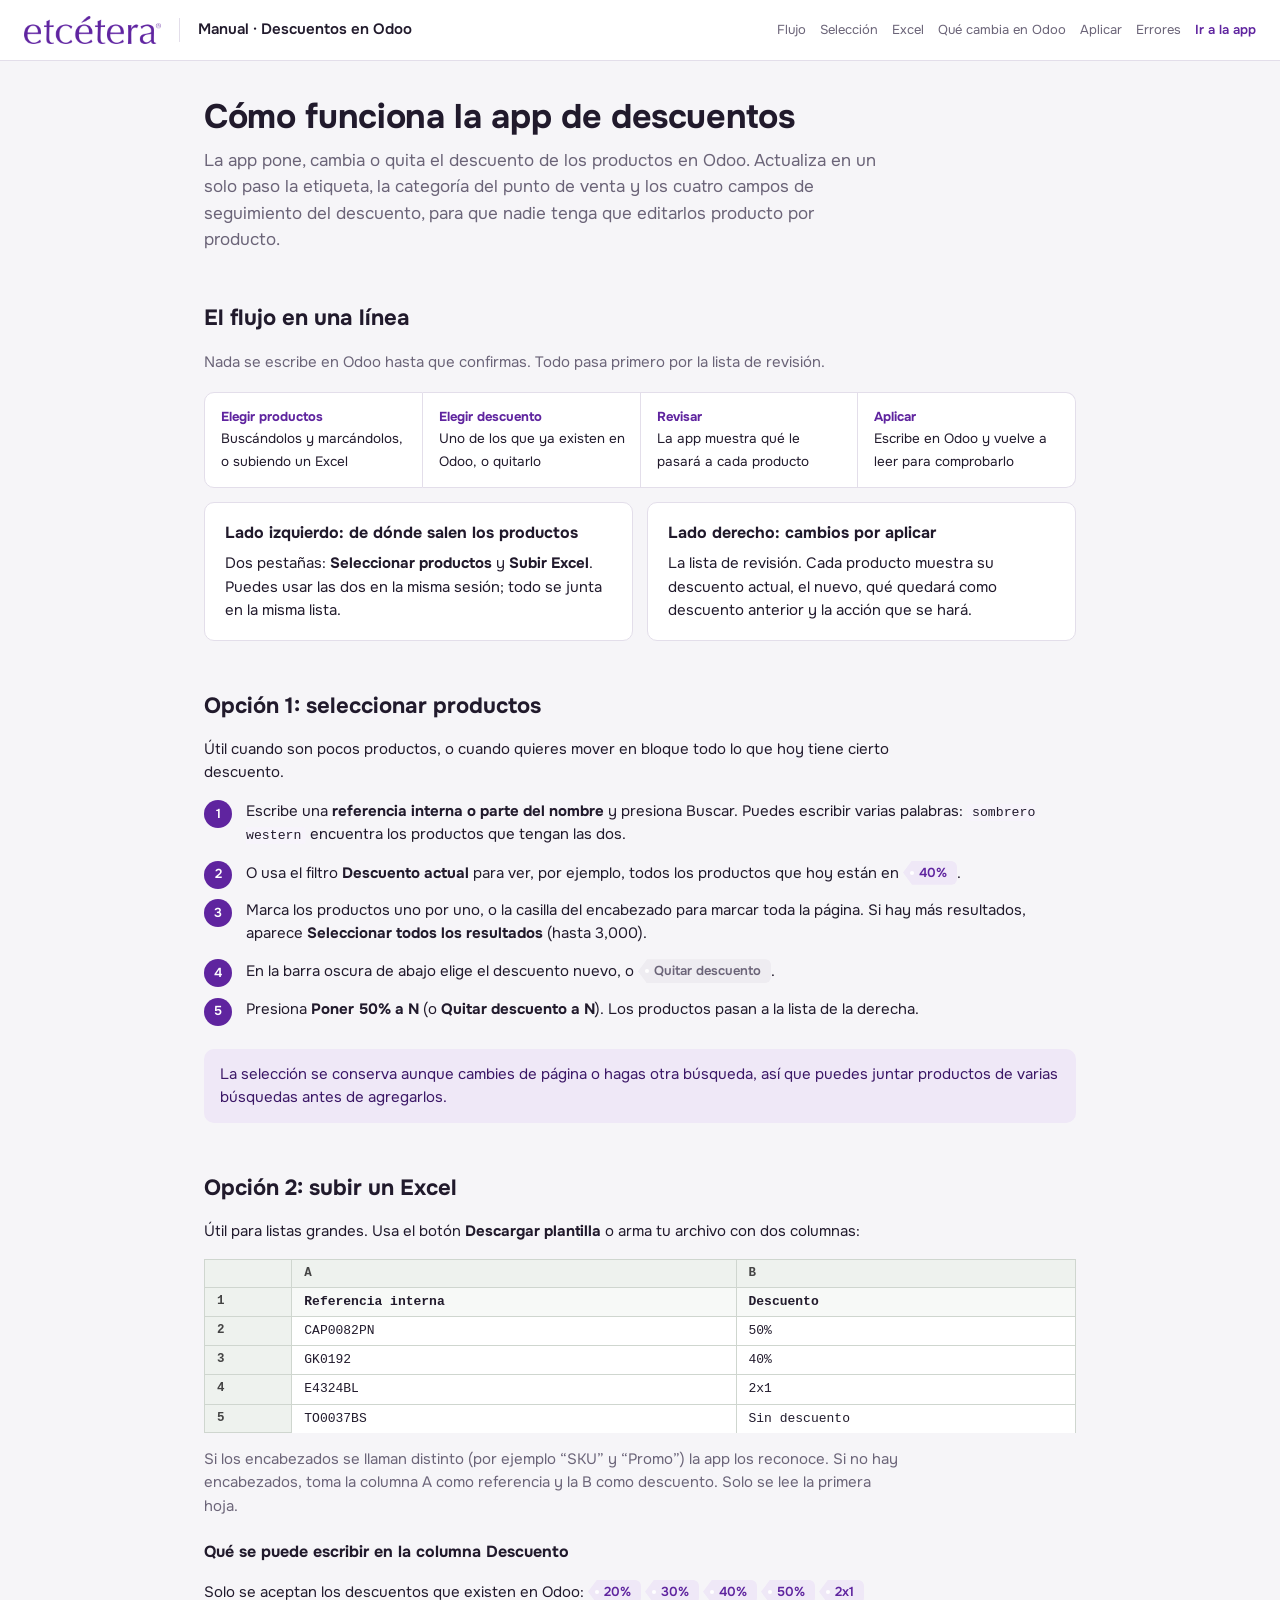
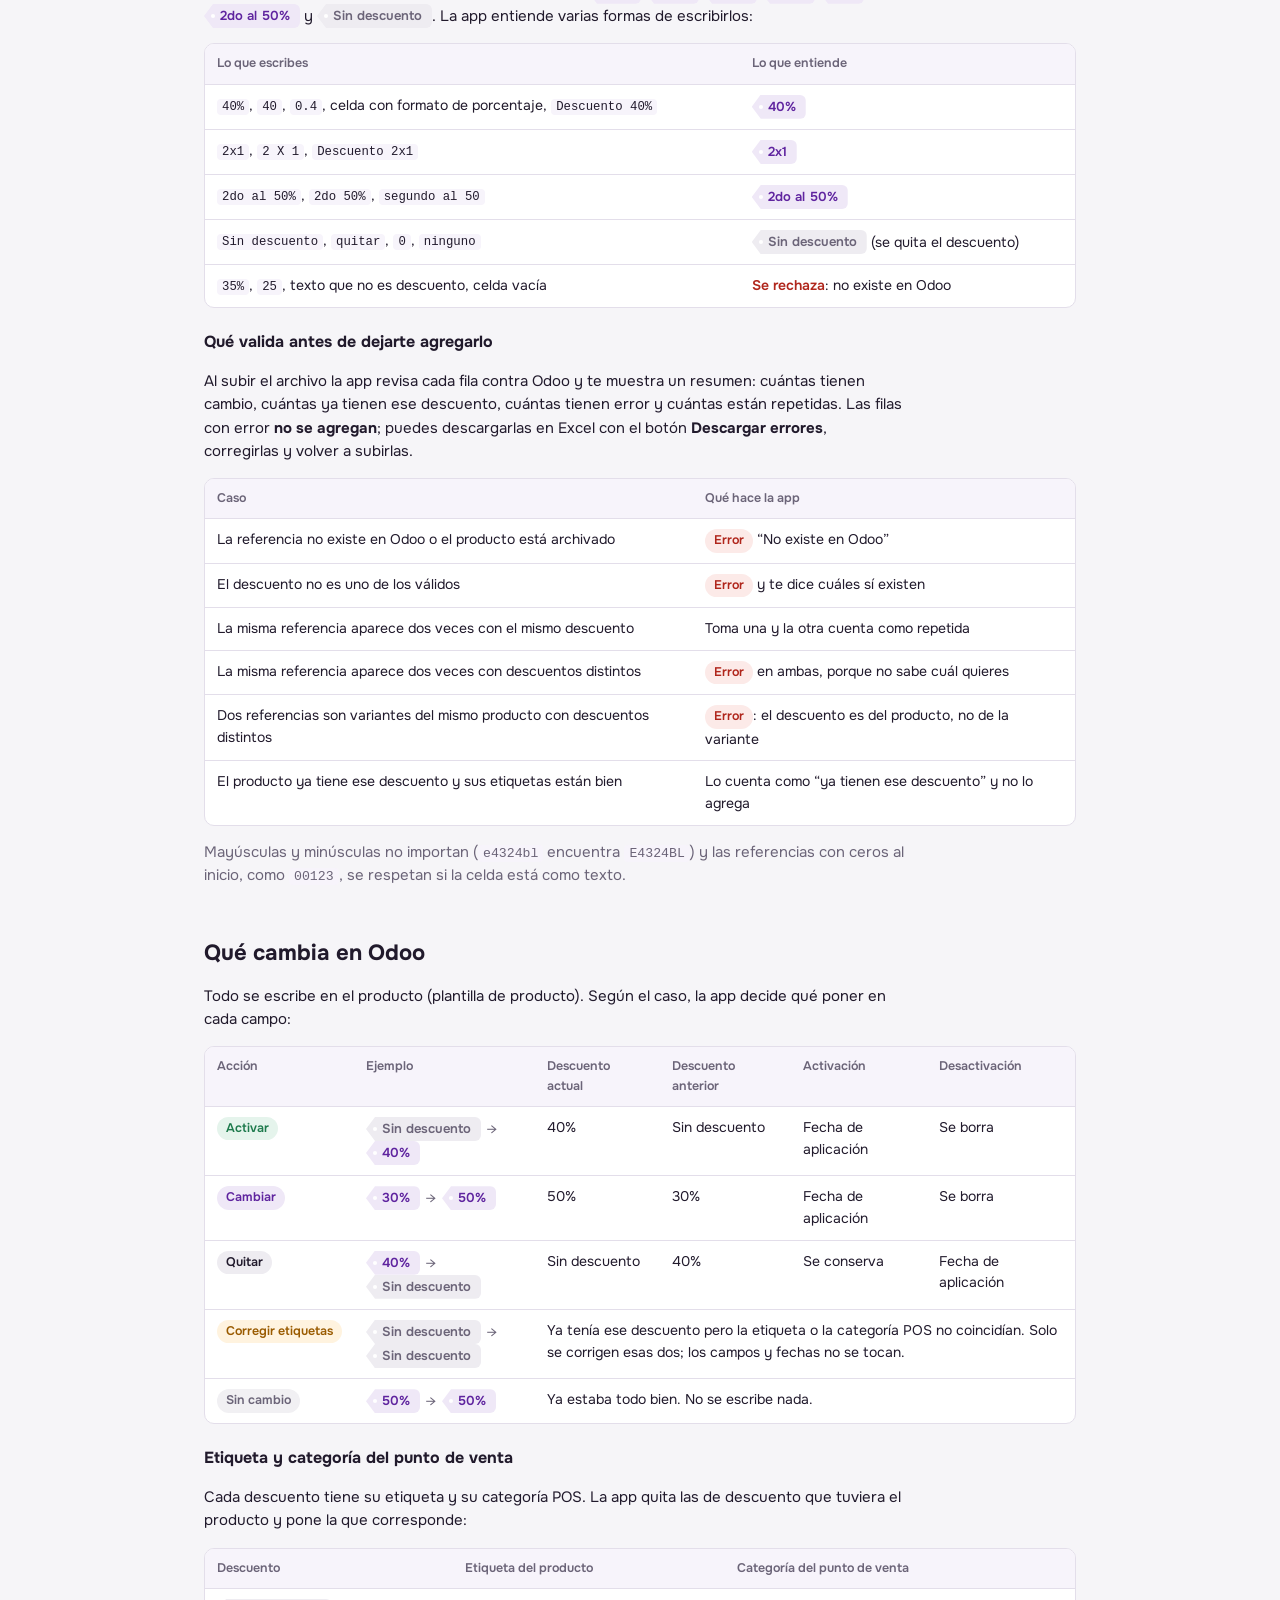
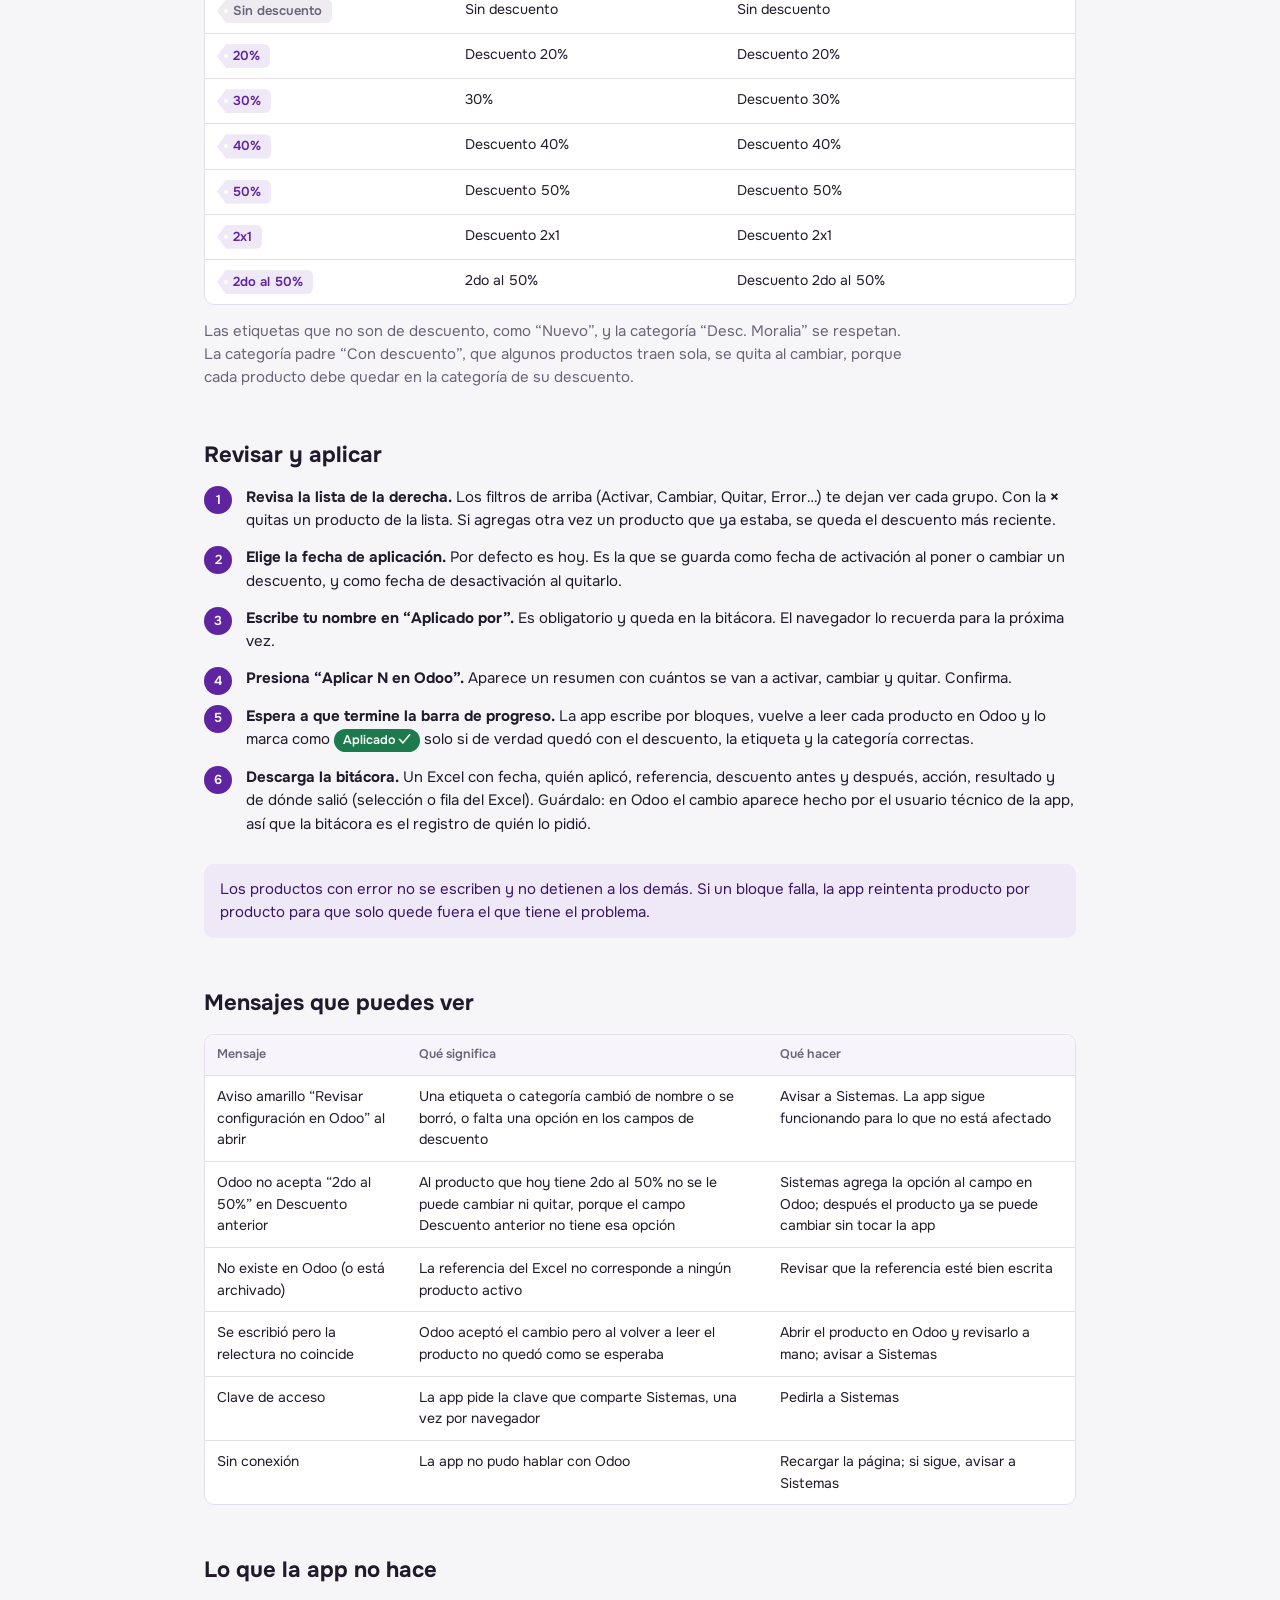
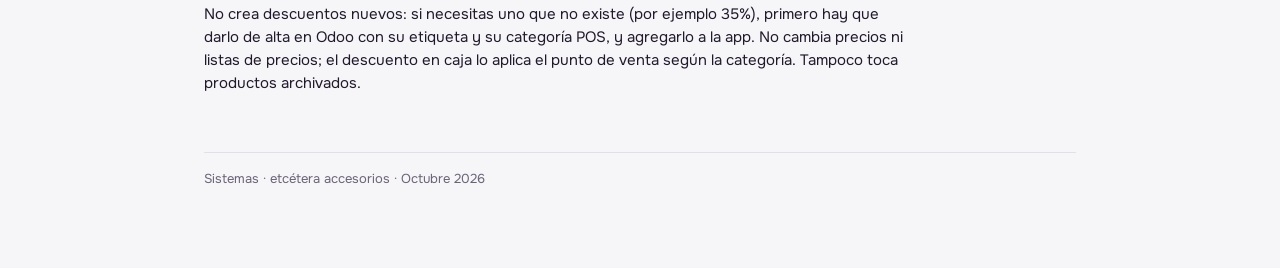
<file: manual.html>
<!DOCTYPE html>
<html lang="es">
<head>
<meta charset="utf-8">
<meta name="viewport" content="width=device-width, initial-scale=1">
<title>Manual · Descuentos en Odoo</title>
<link href="https://fonts.googleapis.com/css2?family=Onest:wght@400;500;600;700&display=swap" rel="stylesheet">
<style>
:root{--morado:#5F249F;--lila:#EFE8F7;--lila-2:#F7F4FB;--tinta:#211A2C;--gris:#6B6478;--linea:#E3DEEA;--fondo:#F6F5F8;
--ok:#1D7A4C;--ok-bg:#E5F4EC;--warn:#9A5B00;--warn-bg:#FFF3DF;--err:#B0261C;--err-bg:#FCEAE8;
font-family:"Onest",system-ui,-apple-system,"Segoe UI",Roboto,sans-serif;color:var(--tinta);font-size:15px}
*{box-sizing:border-box}
body{margin:0;background:var(--fondo);line-height:1.55}
header{background:#fff;border-bottom:1px solid var(--linea);padding:16px 24px;display:flex;align-items:center;gap:18px;position:sticky;top:0;z-index:5}
header img{height:28px;width:auto}
header span{padding-left:18px;border-left:1px solid var(--linea);font-weight:600}
nav{margin-left:auto;display:flex;gap:14px;flex-wrap:wrap;font-size:13px}
nav a{color:var(--gris);text-decoration:none}
nav a:hover{color:var(--morado)}
@media (max-width:900px){nav{display:none}}
main{max-width:920px;margin:0 auto;padding:36px 24px 80px}
h1{font-size:34px;line-height:1.15;margin:0 0 12px;letter-spacing:-.01em}
.intro{font-size:17px;color:var(--gris);max-width:62ch;margin:0}
section{margin-top:48px;scroll-margin-top:80px}
h2{font-size:22px;margin:0 0 6px}
h3{font-size:16px;margin:22px 0 6px}
p{max-width:70ch}
.sub{color:var(--gris)}
.caja{background:#fff;border:1px solid var(--linea);border-radius:10px;padding:18px 20px;margin-top:14px}
.dos{display:grid;grid-template-columns:1fr 1fr;gap:14px;margin-top:14px}
@media (max-width:720px){.dos{grid-template-columns:1fr}}
.dos .caja{margin:0}
.etq{display:inline-flex;align-items:center;position:relative;padding:2px 10px 2px 16px;font-size:13px;font-weight:600;color:var(--morado);background:var(--lila);clip-path:polygon(9px 0,100% 0,100% 100%,9px 100%,0 50%);border-radius:0 6px 6px 0;white-space:nowrap;vertical-align:1px}
.etq::before{content:"";position:absolute;left:7px;top:50%;width:4px;height:4px;border-radius:50%;background:#fff;transform:translateY(-50%)}
.etq.sin{color:var(--gris);background:#EEECF1}
.flecha{color:var(--gris);padding:0 6px}
.flujo{display:flex;align-items:stretch;gap:0;margin-top:18px;flex-wrap:wrap}
.paso{flex:1;min-width:150px;background:#fff;border:1px solid var(--linea);padding:14px 14px 14px 16px;position:relative}
.paso:first-child{border-radius:10px 0 0 10px}
.paso:last-child{border-radius:0 10px 10px 0}
.paso + .paso{border-left:0}
.paso b{display:block;color:var(--morado);font-size:13px}
.paso span{font-size:13.5px}
@media (max-width:720px){.paso{flex-basis:100%;border-radius:0!important;border-left:1px solid var(--linea)!important;border-top:0}.paso:first-child{border-top:1px solid var(--linea);border-radius:10px 10px 0 0!important}.paso:last-child{border-radius:0 0 10px 10px!important}}
.tabla{overflow-x:auto;margin-top:14px;border:1px solid var(--linea);border-radius:10px;background:#fff}
table{border-collapse:collapse;width:100%;font-size:14px}
th,td{padding:10px 12px;text-align:left;border-bottom:1px solid var(--linea);vertical-align:top}
th{background:var(--lila-2);font-size:12.5px;color:var(--gris);font-weight:600}
tr:last-child td{border-bottom:0}
code{font-family:ui-monospace,Menlo,Consolas,monospace;font-size:.88em;background:var(--lila-2);padding:1px 5px;border-radius:4px}
ol.pasos{padding-left:0;list-style:none;counter-reset:p;margin:14px 0 0}
ol.pasos li{counter-increment:p;position:relative;padding:0 0 14px 42px}
ol.pasos li::before{content:counter(p);position:absolute;left:0;top:0;width:28px;height:28px;border-radius:50%;background:var(--morado);color:#fff;font-weight:600;font-size:13px;display:flex;align-items:center;justify-content:center}
.excel{font-family:ui-monospace,Menlo,Consolas,monospace;font-size:13px;border-collapse:collapse;margin-top:10px}
.excel td,.excel th{border:1px solid #cfd6cf;padding:4px 12px;background:#fff}
.excel th{background:#eef2ee;color:#444;font-weight:600;font-family:inherit}
.excel .h td{font-weight:600;background:#f7f9f7}
.pill{display:inline-block;padding:2px 9px;border-radius:20px;font-size:12.5px;font-weight:600;white-space:nowrap}
.p-activar{background:var(--ok-bg);color:var(--ok)}.p-cambiar{background:var(--lila);color:var(--morado)}.p-quitar{background:#EEECF1;color:var(--tinta)}
.p-corregir{background:var(--warn-bg);color:var(--warn)}.p-sin{background:#F1F0F3;color:var(--gris)}.p-error{background:var(--err-bg);color:var(--err)}.p-ok{background:var(--ok);color:#fff}
.aviso{border-radius:10px;padding:14px 16px;margin-top:14px}
.aviso.warn{background:var(--warn-bg);color:#5d3a00}
.aviso.info{background:var(--lila);color:#3b1766}
.ok{color:var(--ok);font-weight:600}.no{color:var(--err);font-weight:600}
.ancla{opacity:0;margin-left:8px;color:var(--morado);text-decoration:none;font-weight:500;border:0;background:none;cursor:pointer;font:inherit;font-size:.85em;padding:0 4px}
h2:hover .ancla,h3:hover .ancla,.ancla:focus-visible{opacity:1}
@media (hover:none){.ancla{opacity:.5}}
:target{animation:resalte 2.2s ease-out}
ol.pasos li:target{background:var(--lila-2);border-radius:8px}
@keyframes resalte{0%{background:var(--lila)}100%{background:transparent}}
@media (prefers-reduced-motion:reduce){:target{animation:none}}
nav a.volver{color:var(--morado);font-weight:600}
@media (max-width:900px){nav{display:flex}nav a:not(.volver){display:none}}
.toast{position:fixed;bottom:20px;left:50%;transform:translateX(-50%);background:var(--tinta);color:#fff;padding:9px 14px;border-radius:8px;font-size:13.5px}
footer{margin-top:56px;color:var(--gris);font-size:13px;border-top:1px solid var(--linea);padding-top:16px}
</style>
</head>
<body>
<header>
  <img src="[data-uri]" alt="etcétera">
  <span>Manual · Descuentos en Odoo</span>
  <nav>
    <a href="#flujo">Flujo</a><a href="#seleccion">Selección</a><a href="#excel">Excel</a><a href="#odoo">Qué cambia en Odoo</a><a href="#aplicar">Aplicar</a><a href="#errores">Errores</a><a href="index.html" class="volver">Ir a la app</a>
  </nav>
</header>

<main>
  <h1>Cómo funciona la app de descuentos</h1>
  <p class="intro">La app pone, cambia o quita el descuento de los productos en Odoo. Actualiza en un solo paso la etiqueta, la categoría del punto de venta y los cuatro campos de seguimiento del descuento, para que nadie tenga que editarlos producto por producto.</p>

  <section id="flujo">
    <h2>El flujo en una línea</h2>
    <p class="sub">Nada se escribe en Odoo hasta que confirmas. Todo pasa primero por la lista de revisión.</p>
    <div class="flujo">
      <div class="paso"><b>Elegir productos</b><span>Buscándolos y marcándolos, o subiendo un Excel</span></div>
      <div class="paso"><b>Elegir descuento</b><span>Uno de los que ya existen en Odoo, o quitarlo</span></div>
      <div class="paso"><b>Revisar</b><span>La app muestra qué le pasará a cada producto</span></div>
      <div class="paso"><b>Aplicar</b><span>Escribe en Odoo y vuelve a leer para comprobarlo</span></div>
    </div>
    <div class="dos">
      <div class="caja"><h3 style="margin-top:0">Lado izquierdo: de dónde salen los productos</h3><p style="margin:0">Dos pestañas: <b>Seleccionar productos</b> y <b>Subir Excel</b>. Puedes usar las dos en la misma sesión; todo se junta en la misma lista.</p></div>
      <div class="caja"><h3 style="margin-top:0">Lado derecho: cambios por aplicar</h3><p style="margin:0">La lista de revisión. Cada producto muestra su descuento actual, el nuevo, qué quedará como descuento anterior y la acción que se hará.</p></div>
    </div>
  </section>

  <section id="seleccion">
    <h2>Opción 1: seleccionar productos</h2>
    <p>Útil cuando son pocos productos, o cuando quieres mover en bloque todo lo que hoy tiene cierto descuento.</p>
    <ol class="pasos">
      <li>Escribe una <b>referencia interna o parte del nombre</b> y presiona Buscar. Puedes escribir varias palabras: <code>sombrero western</code> encuentra los productos que tengan las dos.</li>
      <li>O usa el filtro <b>Descuento actual</b> para ver, por ejemplo, todos los productos que hoy están en <span class="etq">40%</span>.</li>
      <li>Marca los productos uno por uno, o la casilla del encabezado para marcar toda la página. Si hay más resultados, aparece <b>Seleccionar todos los resultados</b> (hasta 3,000).</li>
      <li>En la barra oscura de abajo elige el descuento nuevo, o <span class="etq sin">Quitar descuento</span>.</li>
      <li>Presiona <b>Poner 50% a N</b> (o <b>Quitar descuento a N</b>). Los productos pasan a la lista de la derecha.</li>
    </ol>
    <div class="aviso info">La selección se conserva aunque cambies de página o hagas otra búsqueda, así que puedes juntar productos de varias búsquedas antes de agregarlos.</div>
  </section>

  <section id="excel">
    <h2>Opción 2: subir un Excel</h2>
    <p>Útil para listas grandes. Usa el botón <b>Descargar plantilla</b> o arma tu archivo con dos columnas:</p>
    <table class="excel">
      <tr><th></th><th>A</th><th>B</th></tr>
      <tr class="h"><th>1</th><td>Referencia interna</td><td>Descuento</td></tr>
      <tr><th>2</th><td>CAP0082PN</td><td>50%</td></tr>
      <tr><th>3</th><td>GK0192</td><td>40%</td></tr>
      <tr><th>4</th><td>E4324BL</td><td>2x1</td></tr>
      <tr><th>5</th><td>TO0037BS</td><td>Sin descuento</td></tr>
    </table>
    <p class="sub">Si los encabezados se llaman distinto (por ejemplo “SKU” y “Promo”) la app los reconoce. Si no hay encabezados, toma la columna A como referencia y la B como descuento. Solo se lee la primera hoja.</p>

    <h3 id="excel-valores">Qué se puede escribir en la columna Descuento</h3>
    <p>Solo se aceptan los descuentos que existen en Odoo: <span class="etq">20%</span> <span class="etq">30%</span> <span class="etq">40%</span> <span class="etq">50%</span> <span class="etq">2x1</span> <span class="etq">2do al 50%</span> y <span class="etq sin">Sin descuento</span>. La app entiende varias formas de escribirlos:</p>
    <div class="tabla"><table>
      <tr><th>Lo que escribes</th><th>Lo que entiende</th></tr>
      <tr><td><code>40%</code>, <code>40</code>, <code>0.4</code>, celda con formato de porcentaje, <code>Descuento 40%</code></td><td><span class="etq">40%</span></td></tr>
      <tr><td><code>2x1</code>, <code>2 X 1</code>, <code>Descuento 2x1</code></td><td><span class="etq">2x1</span></td></tr>
      <tr><td><code>2do al 50%</code>, <code>2do 50%</code>, <code>segundo al 50</code></td><td><span class="etq">2do al 50%</span></td></tr>
      <tr><td><code>Sin descuento</code>, <code>quitar</code>, <code>0</code>, <code>ninguno</code></td><td><span class="etq sin">Sin descuento</span> (se quita el descuento)</td></tr>
      <tr><td><code>35%</code>, <code>25</code>, texto que no es descuento, celda vacía</td><td><span class="no">Se rechaza</span>: no existe en Odoo</td></tr>
    </table></div>

    <h3 id="excel-validaciones">Qué valida antes de dejarte agregarlo</h3>
    <p>Al subir el archivo la app revisa cada fila contra Odoo y te muestra un resumen: cuántas tienen cambio, cuántas ya tienen ese descuento, cuántas tienen error y cuántas están repetidas. Las filas con error <b>no se agregan</b>; puedes descargarlas en Excel con el botón <b>Descargar errores</b>, corregirlas y volver a subirlas.</p>
    <div class="tabla"><table>
      <tr><th>Caso</th><th>Qué hace la app</th></tr>
      <tr><td>La referencia no existe en Odoo o el producto está archivado</td><td><span class="pill p-error">Error</span> “No existe en Odoo”</td></tr>
      <tr><td>El descuento no es uno de los válidos</td><td><span class="pill p-error">Error</span> y te dice cuáles sí existen</td></tr>
      <tr><td>La misma referencia aparece dos veces con el mismo descuento</td><td>Toma una y la otra cuenta como repetida</td></tr>
      <tr><td>La misma referencia aparece dos veces con descuentos distintos</td><td><span class="pill p-error">Error</span> en ambas, porque no sabe cuál quieres</td></tr>
      <tr><td>Dos referencias son variantes del mismo producto con descuentos distintos</td><td><span class="pill p-error">Error</span>: el descuento es del producto, no de la variante</td></tr>
      <tr><td>El producto ya tiene ese descuento y sus etiquetas están bien</td><td>Lo cuenta como “ya tienen ese descuento” y no lo agrega</td></tr>
    </table></div>
    <p class="sub">Mayúsculas y minúsculas no importan (<code>e4324bl</code> encuentra <code>E4324BL</code>) y las referencias con ceros al inicio, como <code>00123</code>, se respetan si la celda está como texto.</p>
  </section>

  <section id="odoo">
    <h2>Qué cambia en Odoo</h2>
    <p>Todo se escribe en el producto (plantilla de producto). Según el caso, la app decide qué poner en cada campo:</p>
    <div class="tabla"><table>
      <tr><th>Acción</th><th>Ejemplo</th><th>Descuento actual</th><th>Descuento anterior</th><th>Activación</th><th>Desactivación</th></tr>
      <tr><td><span class="pill p-activar">Activar</span></td><td><span class="etq sin">Sin descuento</span><span class="flecha">→</span><span class="etq">40%</span></td><td>40%</td><td>Sin descuento</td><td>Fecha de aplicación</td><td>Se borra</td></tr>
      <tr><td><span class="pill p-cambiar">Cambiar</span></td><td><span class="etq">30%</span><span class="flecha">→</span><span class="etq">50%</span></td><td>50%</td><td>30%</td><td>Fecha de aplicación</td><td>Se borra</td></tr>
      <tr><td><span class="pill p-quitar">Quitar</span></td><td><span class="etq">40%</span><span class="flecha">→</span><span class="etq sin">Sin descuento</span></td><td>Sin descuento</td><td>40%</td><td>Se conserva</td><td>Fecha de aplicación</td></tr>
      <tr><td><span class="pill p-corregir">Corregir etiquetas</span></td><td><span class="etq sin">Sin descuento</span><span class="flecha">→</span><span class="etq sin">Sin descuento</span></td><td colspan="4">Ya tenía ese descuento pero la etiqueta o la categoría POS no coincidían. Solo se corrigen esas dos; los campos y fechas no se tocan.</td></tr>
      <tr><td><span class="pill p-sin">Sin cambio</span></td><td><span class="etq">50%</span><span class="flecha">→</span><span class="etq">50%</span></td><td colspan="4">Ya estaba todo bien. No se escribe nada.</td></tr>
    </table></div>

    <h3 id="etiquetas">Etiqueta y categoría del punto de venta</h3>
    <p>Cada descuento tiene su etiqueta y su categoría POS. La app quita las de descuento que tuviera el producto y pone la que corresponde:</p>
    <div class="tabla"><table>
      <tr><th>Descuento</th><th>Etiqueta del producto</th><th>Categoría del punto de venta</th></tr>
      <tr><td><span class="etq sin">Sin descuento</span></td><td>Sin descuento</td><td>Sin descuento</td></tr>
      <tr><td><span class="etq">20%</span></td><td>Descuento 20%</td><td>Descuento 20%</td></tr>
      <tr><td><span class="etq">30%</span></td><td>30%</td><td>Descuento 30%</td></tr>
      <tr><td><span class="etq">40%</span></td><td>Descuento 40%</td><td>Descuento 40%</td></tr>
      <tr><td><span class="etq">50%</span></td><td>Descuento 50%</td><td>Descuento 50%</td></tr>
      <tr><td><span class="etq">2x1</span></td><td>Descuento 2x1</td><td>Descuento 2x1</td></tr>
      <tr><td><span class="etq">2do al 50%</span></td><td>2do al 50%</td><td>Descuento 2do al 50%</td></tr>
    </table></div>
    <p class="sub">Las etiquetas que no son de descuento, como “Nuevo”, y la categoría “Desc. Moralia” se respetan. La categoría padre “Con descuento”, que algunos productos traen sola, se quita al cambiar, porque cada producto debe quedar en la categoría de su descuento.</p>
  </section>

  <section id="aplicar">
    <h2>Revisar y aplicar</h2>
    <ol class="pasos">
      <li id="revisar"><b>Revisa la lista de la derecha.</b> Los filtros de arriba (Activar, Cambiar, Quitar, Error…) te dejan ver cada grupo. Con la <b>×</b> quitas un producto de la lista. Si agregas otra vez un producto que ya estaba, se queda el descuento más reciente.</li>
      <li id="fecha"><b>Elige la fecha de aplicación.</b> Por defecto es hoy. Es la que se guarda como fecha de activación al poner o cambiar un descuento, y como fecha de desactivación al quitarlo.</li>
      <li id="aplicado-por"><b>Escribe tu nombre en “Aplicado por”.</b> Es obligatorio y queda en la bitácora. El navegador lo recuerda para la próxima vez.</li>
      <li><b>Presiona “Aplicar N en Odoo”.</b> Aparece un resumen con cuántos se van a activar, cambiar y quitar. Confirma.</li>
      <li><b>Espera a que termine la barra de progreso.</b> La app escribe por bloques, vuelve a leer cada producto en Odoo y lo marca como <span class="pill p-ok">Aplicado ✓</span> solo si de verdad quedó con el descuento, la etiqueta y la categoría correctas.</li>
      <li id="bitacora"><b>Descarga la bitácora.</b> Un Excel con fecha, quién aplicó, referencia, descuento antes y después, acción, resultado y de dónde salió (selección o fila del Excel). Guárdalo: en Odoo el cambio aparece hecho por el usuario técnico de la app, así que la bitácora es el registro de quién lo pidió.</li>
    </ol>
    <div class="aviso info">Los productos con error no se escriben y no detienen a los demás. Si un bloque falla, la app reintenta producto por producto para que solo quede fuera el que tiene el problema.</div>
  </section>

  <section id="errores">
    <h2>Mensajes que puedes ver</h2>
    <div class="tabla"><table>
      <tr><th>Mensaje</th><th>Qué significa</th><th>Qué hacer</th></tr>
      <tr><td>Aviso amarillo “Revisar configuración en Odoo” al abrir</td><td>Una etiqueta o categoría cambió de nombre o se borró, o falta una opción en los campos de descuento</td><td>Avisar a Sistemas. La app sigue funcionando para lo que no está afectado</td></tr>
      <tr><td>Odoo no acepta “2do al 50%” en Descuento anterior</td><td>Al producto que hoy tiene 2do al 50% no se le puede cambiar ni quitar, porque el campo Descuento anterior no tiene esa opción</td><td>Sistemas agrega la opción al campo en Odoo; después el producto ya se puede cambiar sin tocar la app</td></tr>
      <tr><td>No existe en Odoo (o está archivado)</td><td>La referencia del Excel no corresponde a ningún producto activo</td><td>Revisar que la referencia esté bien escrita</td></tr>
      <tr><td>Se escribió pero la relectura no coincide</td><td>Odoo aceptó el cambio pero al volver a leer el producto no quedó como se esperaba</td><td>Abrir el producto en Odoo y revisarlo a mano; avisar a Sistemas</td></tr>
      <tr><td>Clave de acceso</td><td>La app pide la clave que comparte Sistemas, una vez por navegador</td><td>Pedirla a Sistemas</td></tr>
      <tr><td>Sin conexión</td><td>La app no pudo hablar con Odoo</td><td>Recargar la página; si sigue, avisar a Sistemas</td></tr>
    </table></div>
  </section>

  <section id="limites">
    <h2>Lo que la app no hace</h2>
    <p>No crea descuentos nuevos: si necesitas uno que no existe (por ejemplo 35%), primero hay que darlo de alta en Odoo con su etiqueta y su categoría POS, y agregarlo a la app. No cambia precios ni listas de precios; el descuento en caja lo aplica el punto de venta según la categoría. Tampoco toca productos archivados.</p>
  </section>

  <footer>Sistemas · etcétera accesorios · Octubre 2026</footer>
</main>
<script>
// Botón "#" para copiar la liga de cada sección
document.querySelectorAll('section[id] > h2, h3[id]').forEach(h => {
  const id = h.id || h.parentElement.id; if (!id || h.querySelector('.ancla')) return;
  const b = document.createElement('button');
  b.className = 'ancla'; b.textContent = '#'; b.title = 'Copiar liga a esta sección'; b.setAttribute('aria-label', 'Copiar liga a esta sección');
  b.onclick = () => {
    const url = location.href.split('#')[0] + '#' + id;
    history.replaceState(null, '', '#' + id);
    const ok = () => { const t = document.createElement('div'); t.className = 'toast'; t.textContent = 'Liga copiada'; document.body.appendChild(t); setTimeout(() => t.remove(), 1800); };
    if (navigator.clipboard) navigator.clipboard.writeText(url).then(ok, ok); else ok();
  };
  h.appendChild(b);
});
</script>
</body>
</html>
</file>
